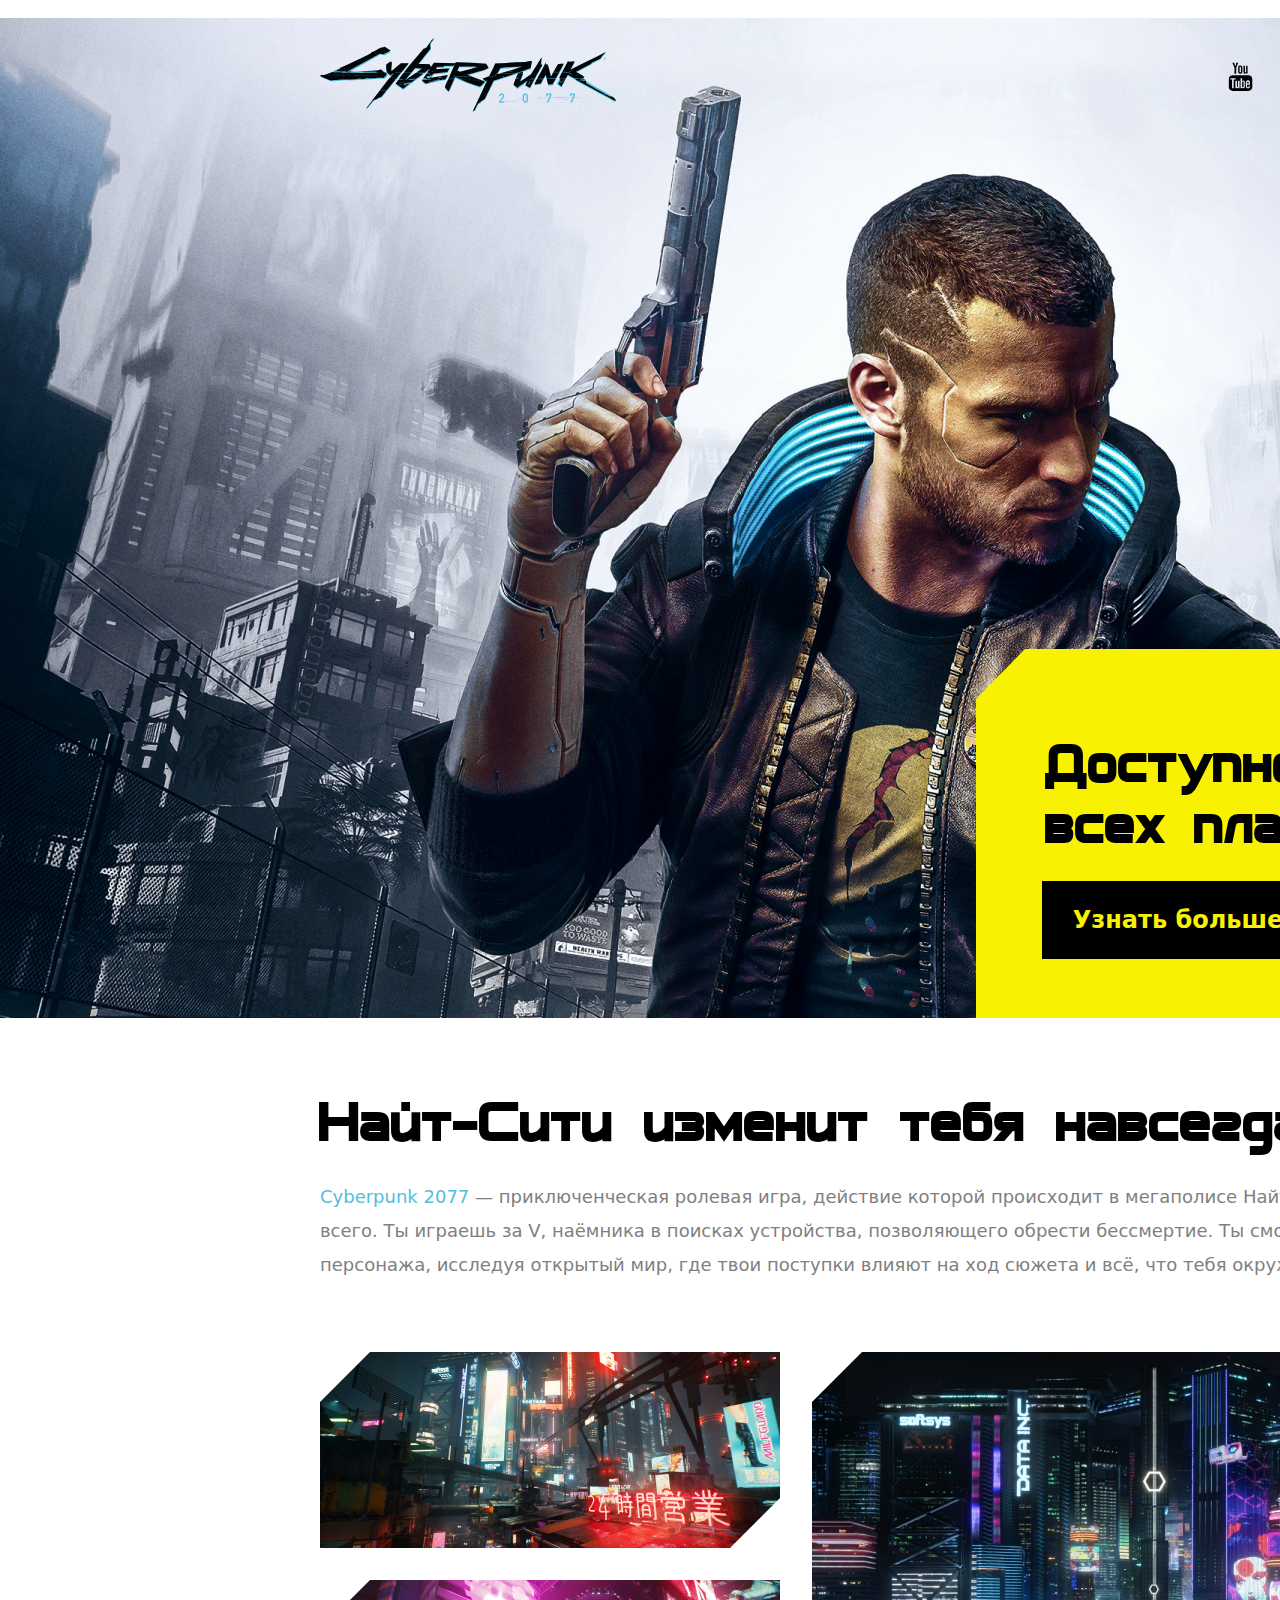
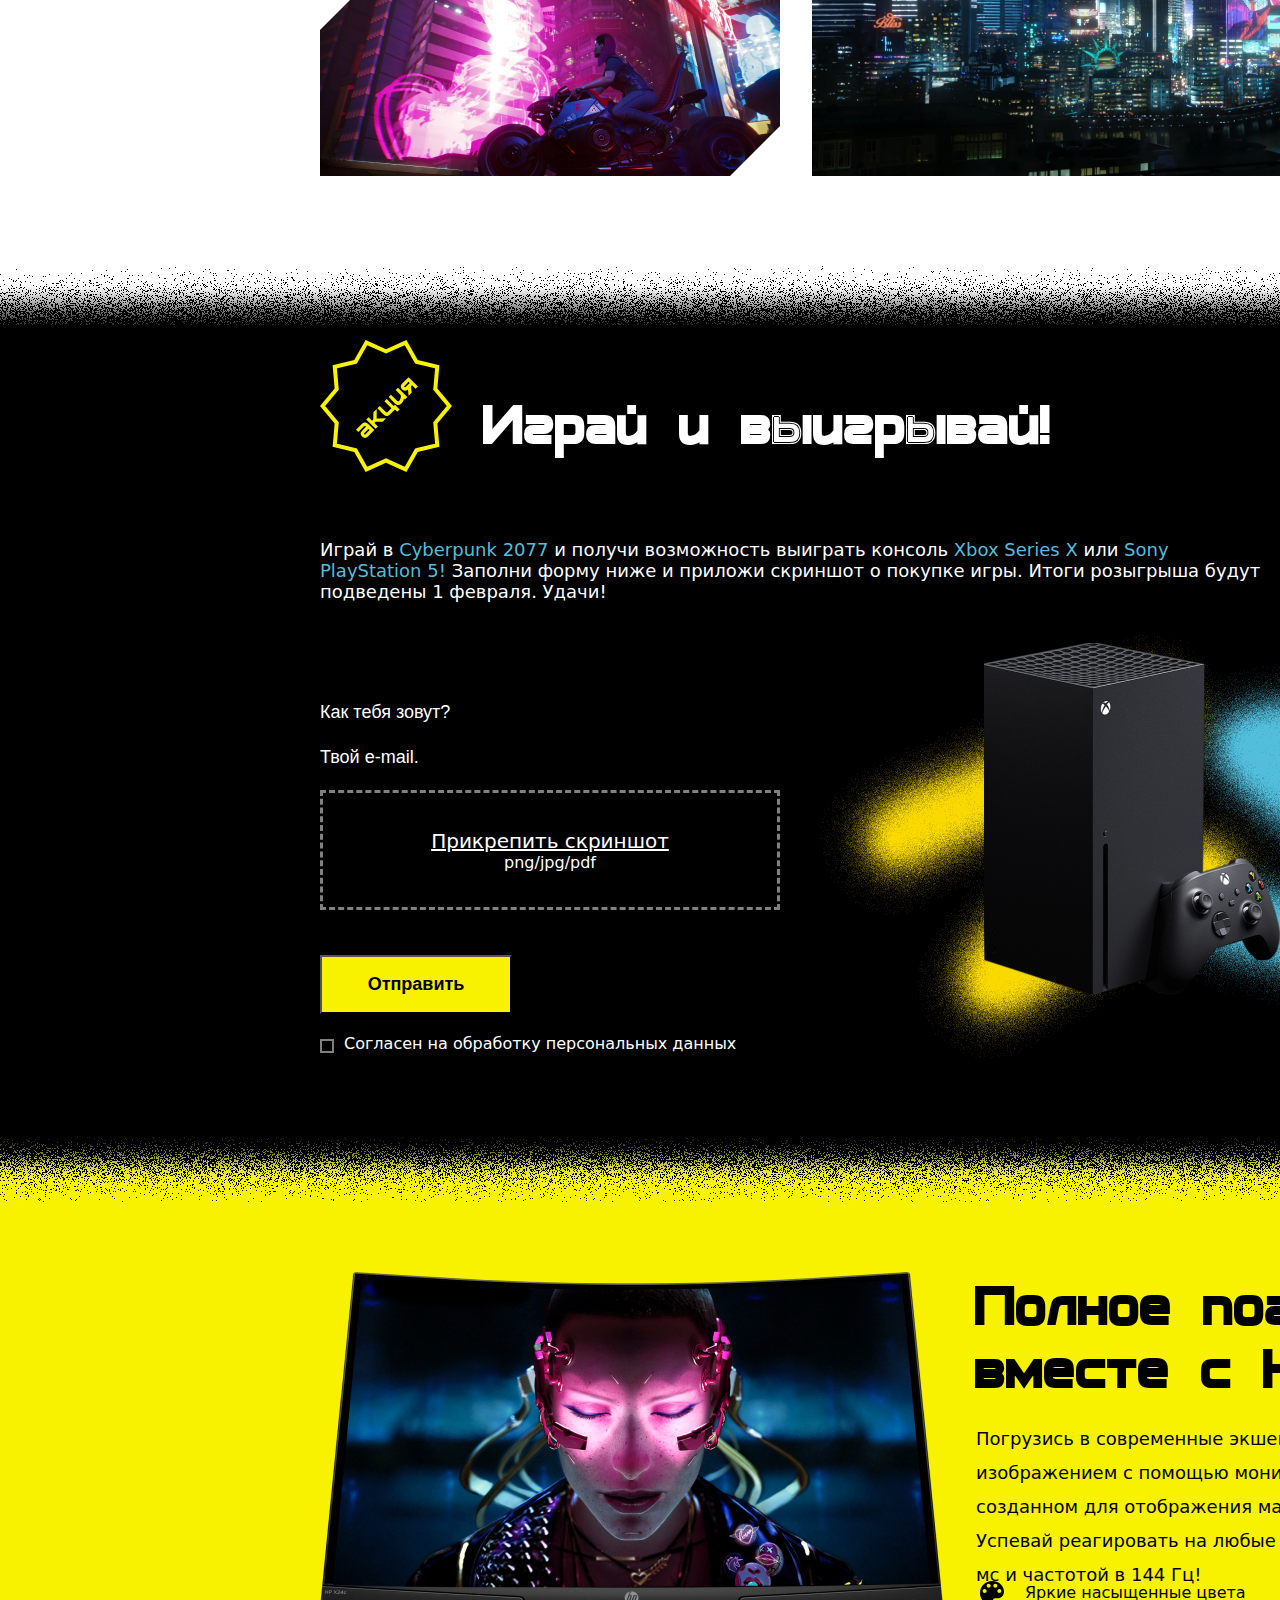
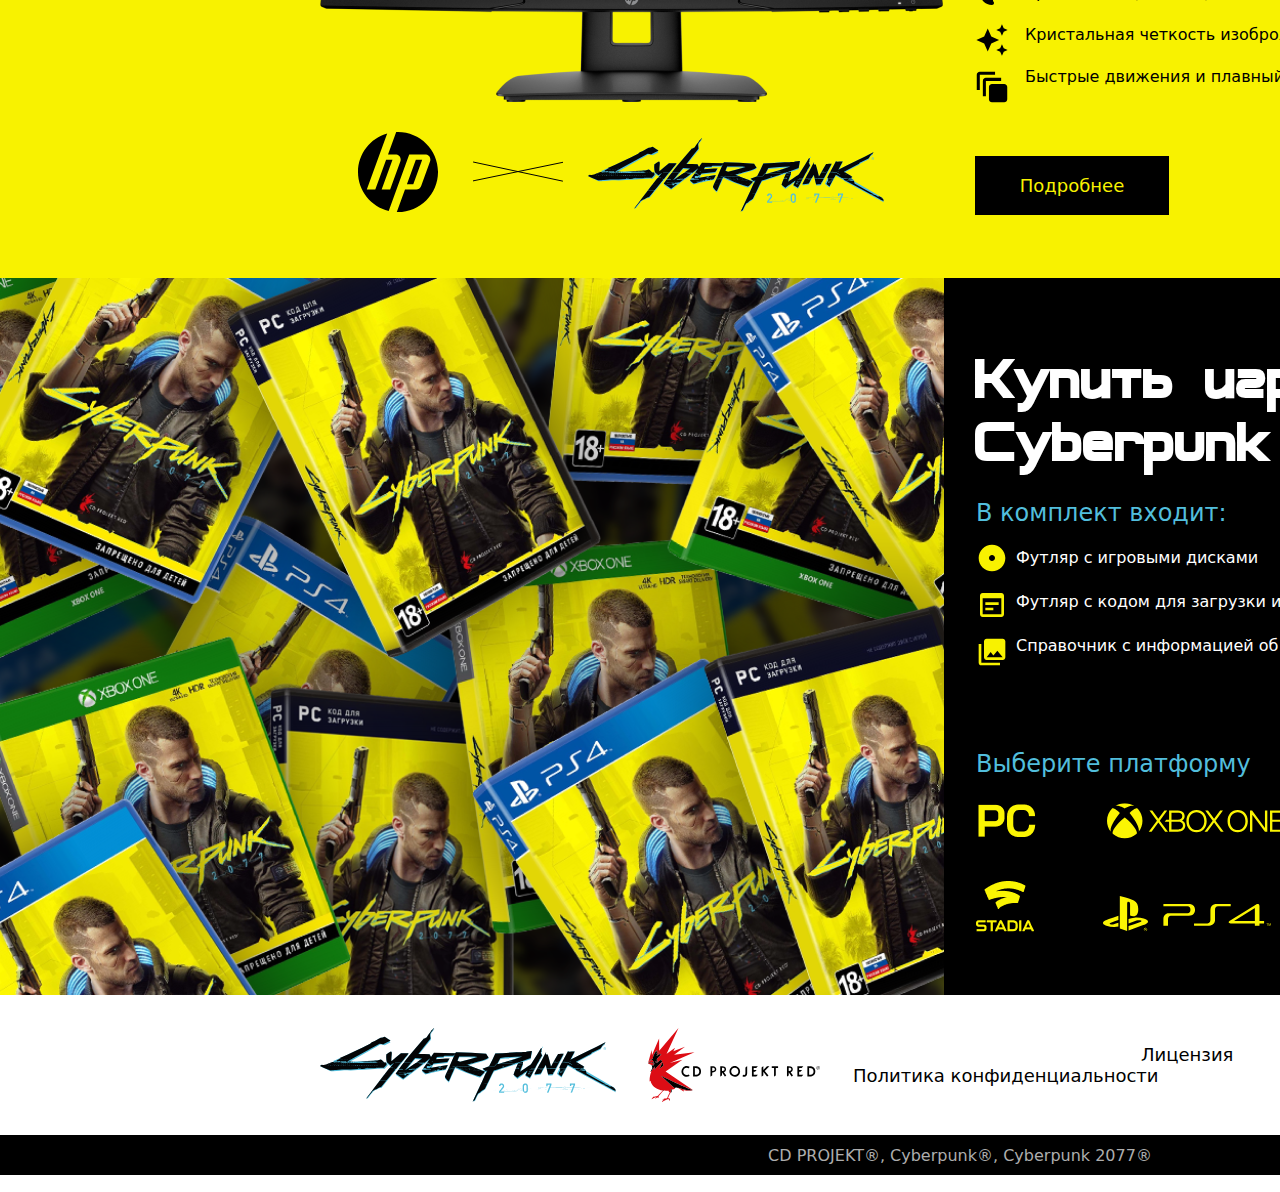
<file: 112312/index.html>
<!DOCTYPE html>
<html lang="ru">
<head>
    <meta charset="UTF-8">
    <meta name="viewport" content="width=device-width, initial-scale=1.0">
    <title></title>
    <link rel="stylesheet" href="style.css">
</head>
<body>
  
  <span class="container">

 <div class="hero-block">

    <img class="logo" src="img/Cyberpunk_2077_logo 1.svg" alt="">
      
    <img class="yt-logo" src="img/youtube logo.svg" alt="">

    <img class="vk-logo" src="img/vk logo.svg" alt="">

    <img class="fb-logo" src="img/facebook-rect logo.svg" alt="">

    <img class="tw-logo" src="img/Vector.svg" alt="">

    <img class="tc-logo" src="img/twitch logo.svg" alt="">
    
    <img class="inst-logo" src="img/instagram-square logo.svg" alt="">
   
   <div class="yellow">
    <h1>Доступно на всех платформах</h1>
     <div class="mini-div">
       <p  class="ub">Узнать больше</p>
     </div>
   </div>

 </div>

 <section class="sect-two">
   
  <h2 class="night-city">Найт-Сити изменит тебя навсегда!</h2>
  <div class="pisanina">
    <p> <span class="cp77"> Cyberpunk 2077 </span>— приключенческая ролевая игра, действие которой происходит в мегаполисе Найт-Сити, где власть, роскошь и модификации тела ценятся выше всего. Ты играешь за V, наёмника в поисках устройства, позволяющего обрести бессмертие. Ты сможешь менять киберимпланты, навыки и стиль игры своего персонажа, исследуя открытый мир, где твои поступки влияют на ход сюжета и всё, что тебя окружает.</p>
  </div>
  <div class="mini-gallery">

    <div class="photo2"></div>
    <div class="photo3"></div>
    <div class="photo1"></div>
     <!-- <img class="photo2" src="img/Rectangle 62.png" alt="">
     
     <img class="photo3" src="img/Rectangle 63.png" alt="">
  
     <img class="photo1" src="img/Rectangle 61.png" alt=""> -->
   
  </div>

 </section>

 <div class="soed"></div>

 <section class="sect-three">
  
  <div class="idk">
       <h2 class="iiw">Играй и выигрывай!</h2>
      <img class="akcia" src="img/Group 215.svg" alt=""> 
      <div class="pisanina-s-family">
       <p class="pisanina-two">Играй в <span class="cp77">Cyberpunk 2077</span>  и получи возможность выиграть консоль <span class="cp77"> Xbox Series X </span> или <span class="cp77">Sony PlayStation 5!</span> Заполни форму ниже и приложи скриншот о покупке игры. Итоги розыгрыша будут подведены 1 февраля. Удачи!</p>
      </div>
  </div>
      <form action="">
        <input class="yus" placeholder="Как тебя зовут?" type="text">
        
        <input class="yus-two" placeholder="Твой e-mail." type="text">
       
          <div class="skrin">
            <p class="skrintwo">Прикрепить скриншот</p>
            <p>png/jpg/pdf</p>
          </div>
          <button class="send">Отправить</button>
          <span class="hz">
        <input class="cbox" type="checkbox"> <p class="cb-text">Согласен на обработку персональных данных</p>
      </span>
      </form>
      <div class="ps-imgs">
        <img class="ps-bg" src="img/Group 217@2x.png" alt="">
      </div>

</section>

       <div class="soed-two">
      </div>

     <section class="sect-four">
      <img class="sect-four-img" src="img/c06611743 1.png" alt="">
      <img class="hp-logo" src="img/hp-2 logo.svg" alt="">
      <img class="x-img" src="img/Group 235.svg" alt="">
      <img class="cb-logo" src="img/Cyberpunk_2077_logo 1.svg" alt="">
      <h2 class="sect-four-h2">Полное погружение <br>вместе с HP</h2>
      <div class="pisanina-three">
       <p>Погрузись в современные экшен-игры с реалистичным изображением с помощью монитора с диагональю 23,8 дюйма, созданном для отображения максимально насыщенных цветов. Успевай реагировать на любые события с временем отклика 1 мс и частотой в 144 Гц!</p>
      </div>
      <div class="vector-imgs">
        <img src="img/color_lens.svg" alt="">
        <img src="img/Vector (3).svg" alt="">
        <img src="img/Vector (4).svg" alt="">
      </div>
      <div class="vector-img-text">
        <p class="other-text">Яркие насыщенные цвета</p>
        <p class="other-text">Кристальная четкость изоброжения</p>
        <p>Быстрые движения и плавный геймплей</p>
      </div>
      <button class="more">Подробнее</button>
    </section>
    
    <section class="sect-five">
     <img src="img/Untitled-1 1.png" alt="">
     <div class="sect-five-text">
     <h2 class="sect-five-h2">Купить игру <br> Cyberpunk 2077</h2>
     <p class="sf-blue-text">В комплект входит:</p>

     <div class="vector-imgs-two">
      <img src="img/disk.svg" alt="">
      <img src="img/wysiwyg.svg" alt="">
      <img src="img/collections.svg" alt="">
    </div>
    <div class="vector-img-text-two">
      <p class="other-text-two">Футляр с игровыми дисками</p>
      <p class="other-text-two">Футляр с кодом для загрузки игры и дисками</p>
      <p class="other-text-two">Справочник с информацией об игровом мире</p>
    </div>
   <p class="sf-blue-text-two">Выберите платформу</p>
   <div class="pc-xbox">
   <img class="frame" src="img/Frame 13.png" alt="">
   <img class="xbox" src="img/xbox-one-3 logo.svg" alt="">
   <img class="stadia" src="img/stadia logo.png" alt="">
   <img class="playstation" src="img/Playstation logo.svg" alt="">
   </div>
   </div>
    </section>
    <footer class="ftr">
      <img class="ftr-cb-logo" src="img/Cyberpunk_2077_logo 1.svg" alt="">
      <img class="CD-logo" src="img/CD_Projekt_logo 1.svg" alt="">
      <div class="ftr-ops">
       <p class="ftr-text">Лицензия</p>
       <p class="ftr-text-two">Политика конфиденциальности</p>
      </div>
    </footer>
    <footer class="ftr-two">
      <p>CD PROJEKT®, Cyberpunk®, Cyberpunk 2077®</p>
    </footer>
  </div>

</body>
</html>
</file>
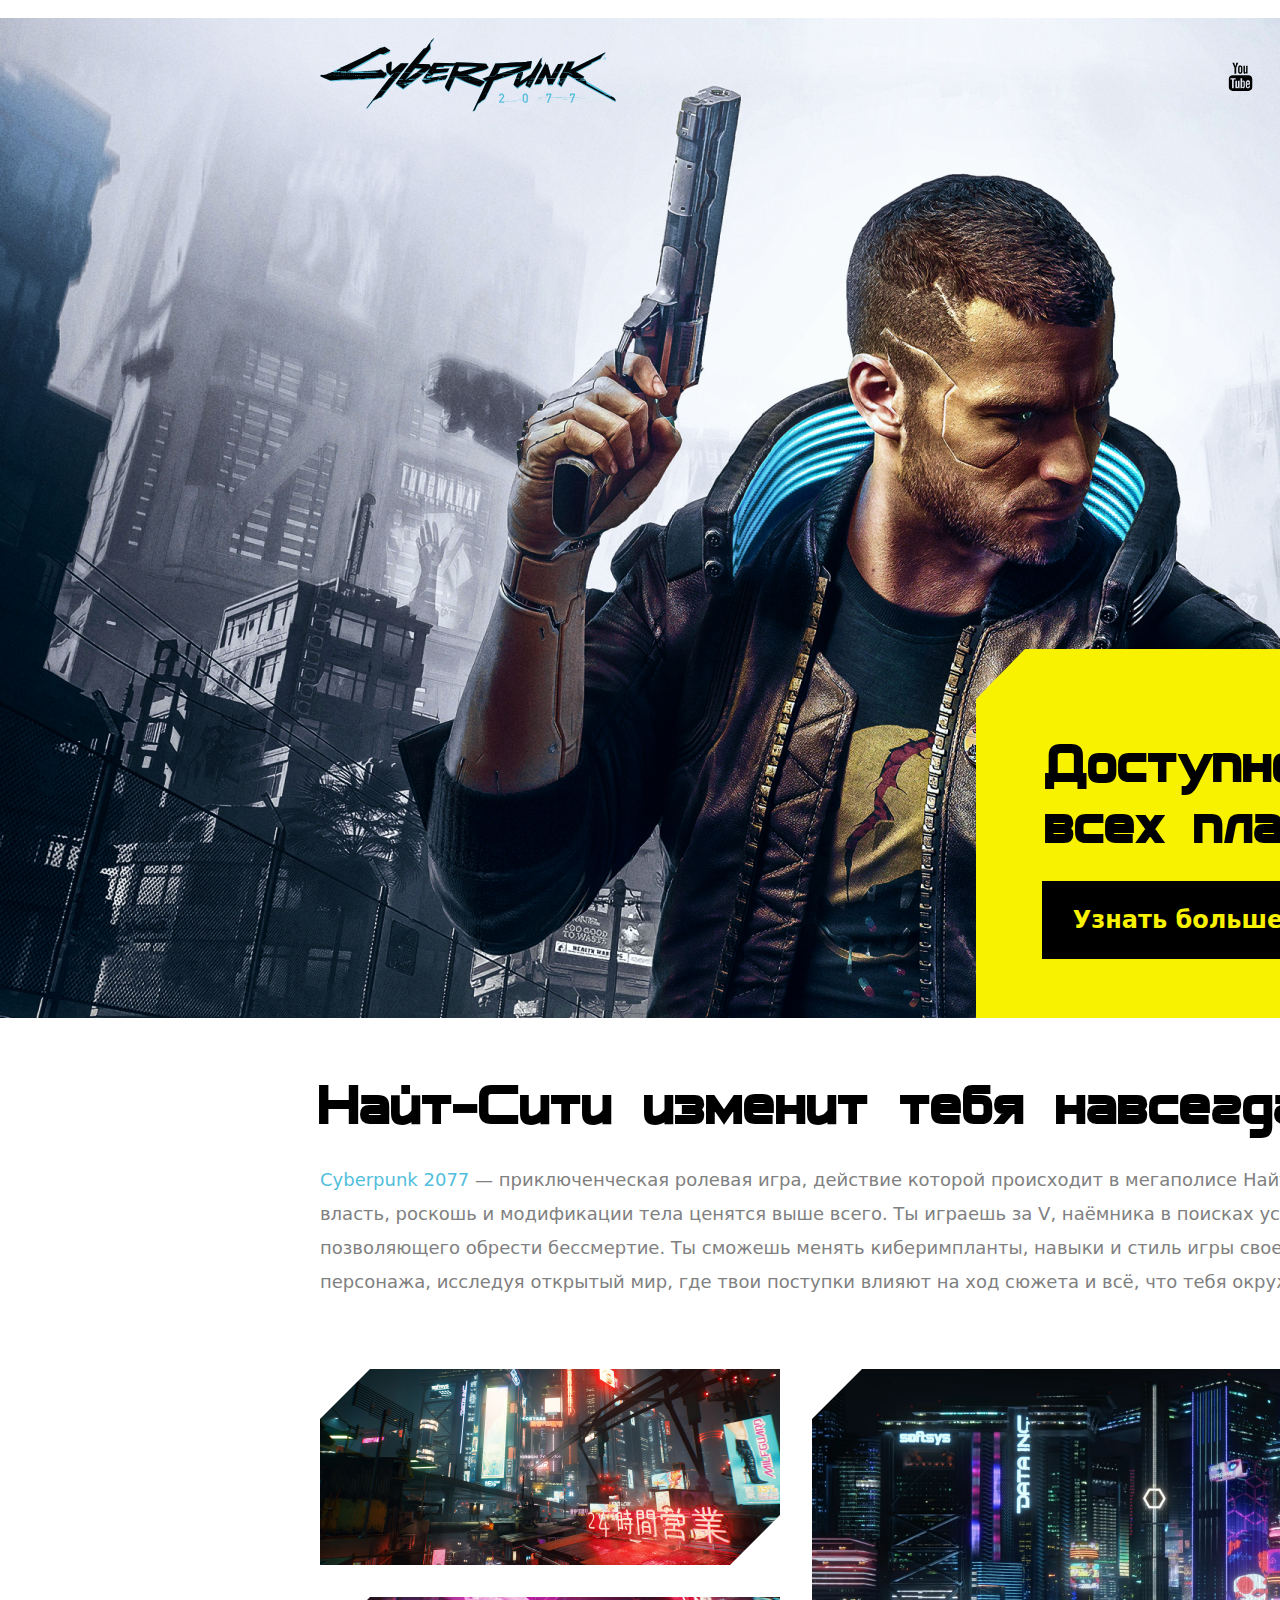
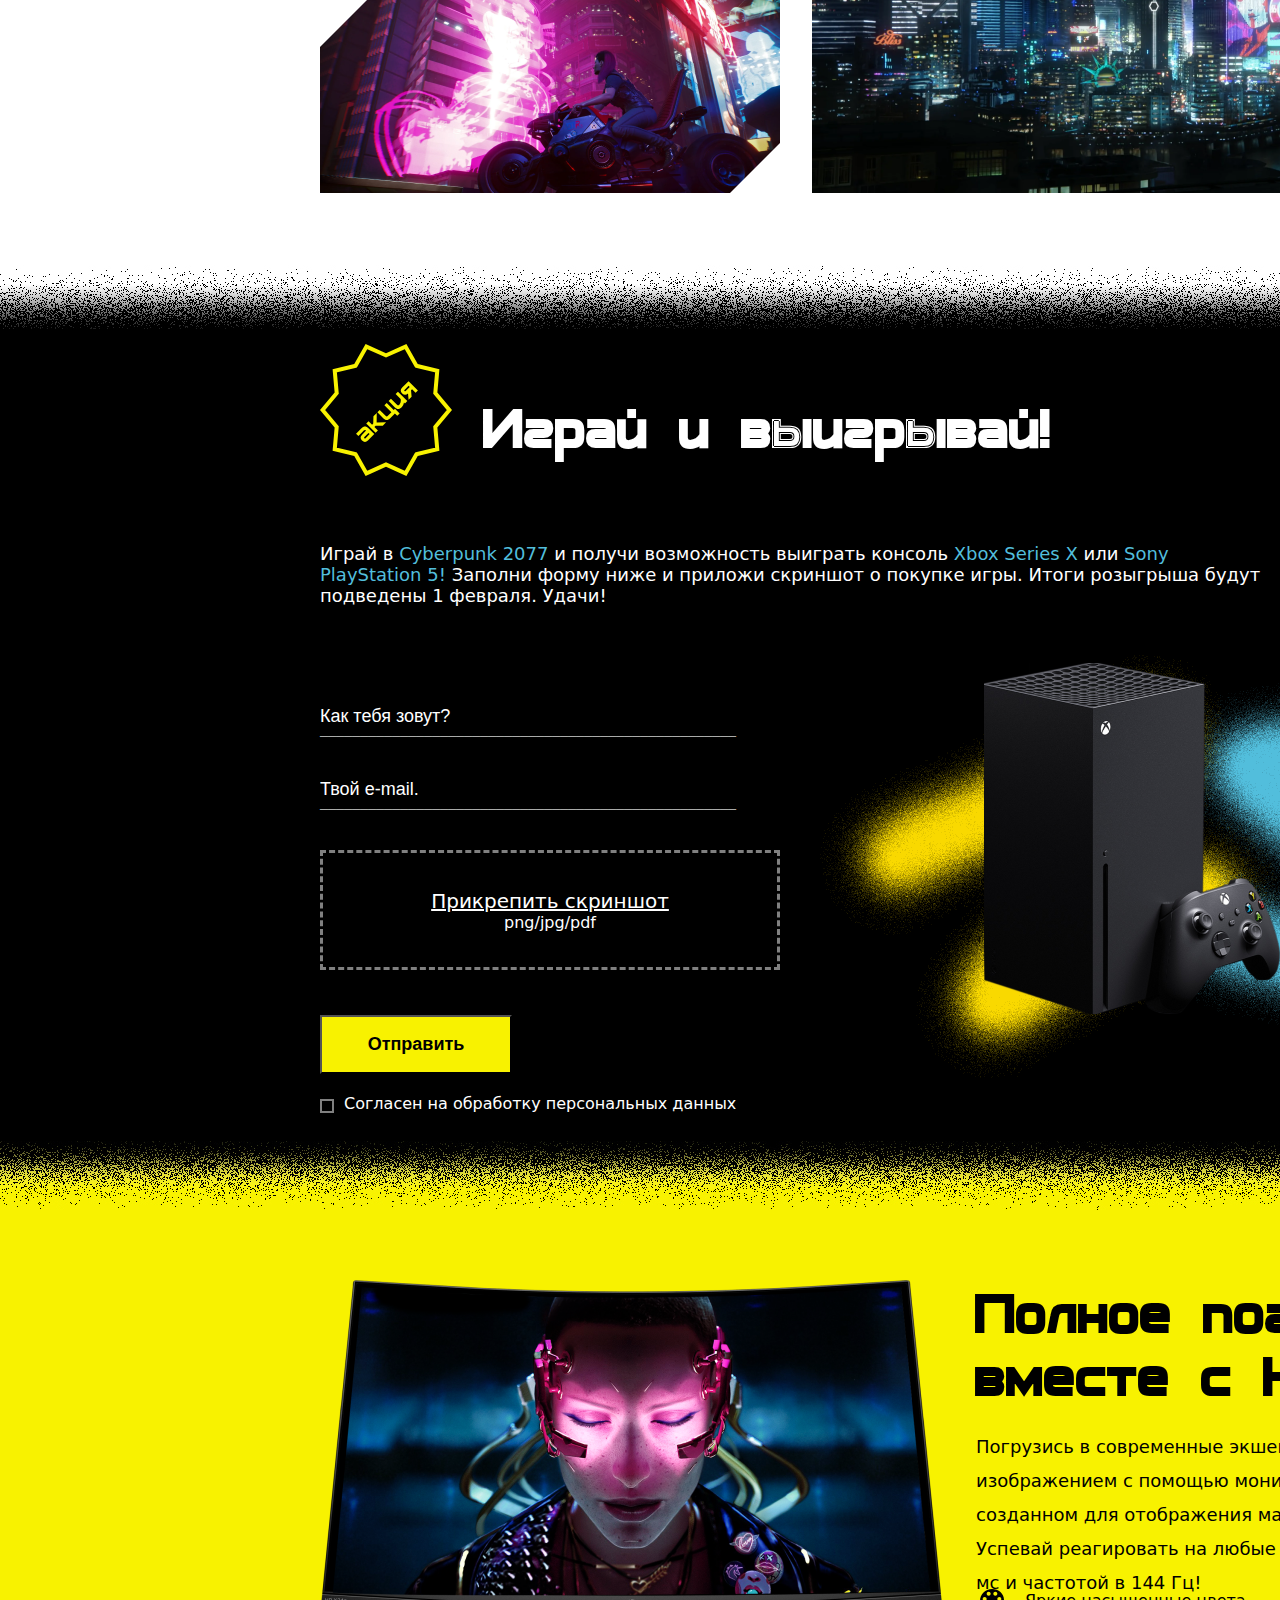
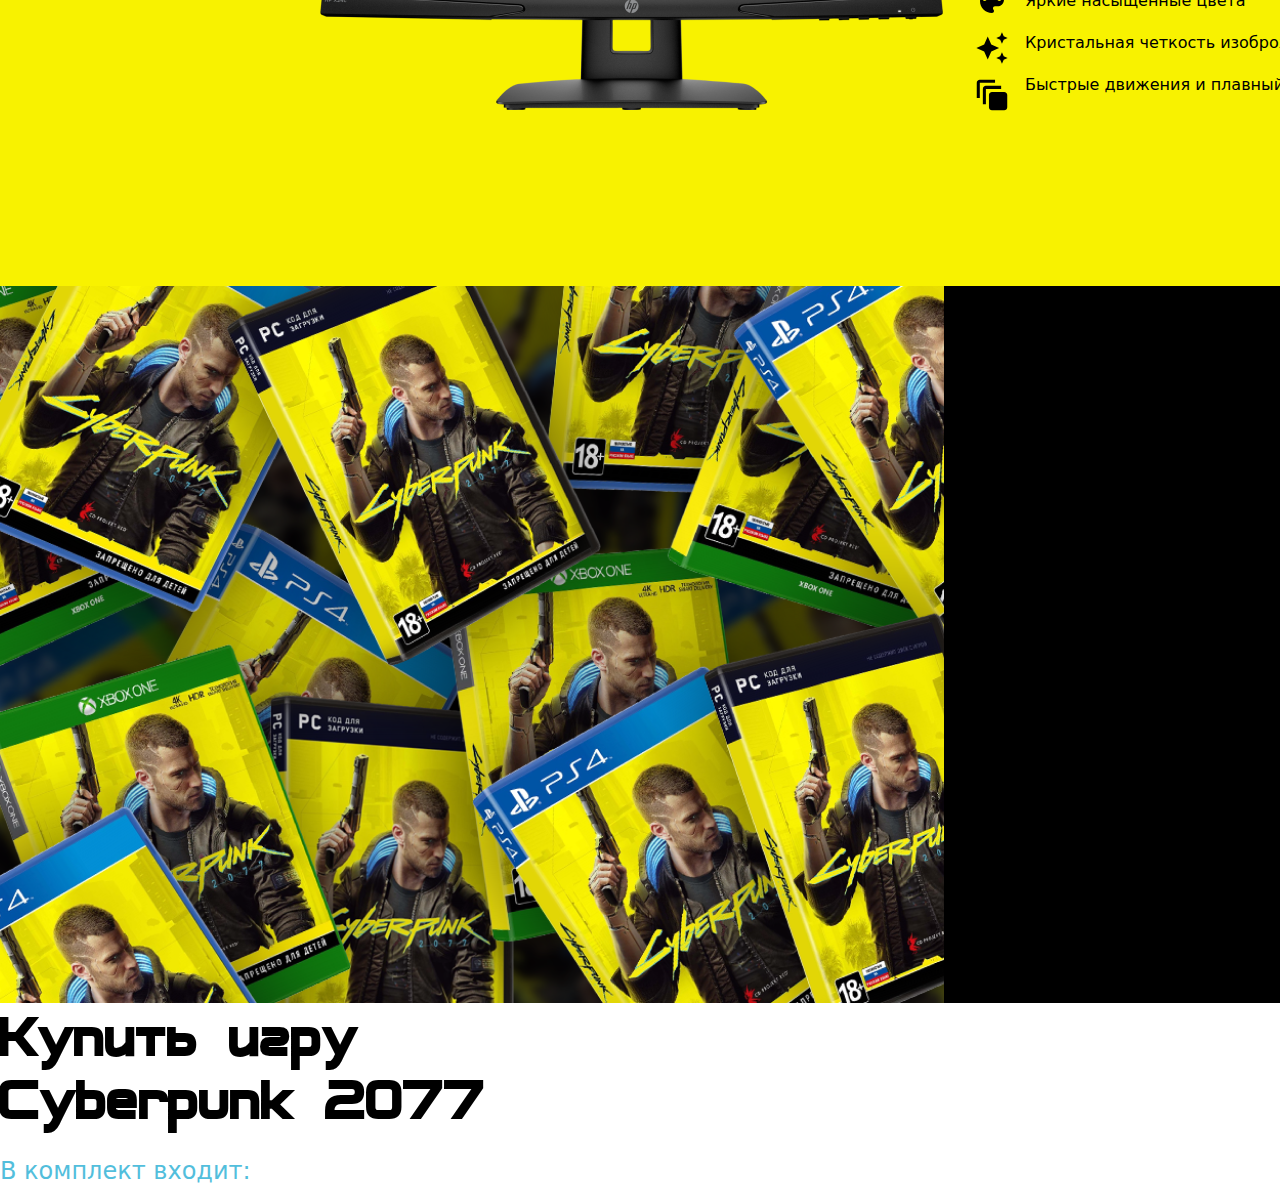
<file: 112312/112312/index.html>
<!DOCTYPE html>
<html lang="ru">
<head>
    <meta charset="UTF-8">
    <meta name="viewport" content="width=device-width, initial-scale=1.0">
    <title></title>
    <link rel="stylesheet" href="style.css">
</head>
<body>
  
  <span class="container">

 <div class="hero-block">

    <img class="logo" src="img/Cyberpunk_2077_logo 1.svg" alt="">
      
    <img class="yt-logo" src="img/youtube logo.svg" alt="">

    <img class="vk-logo" src="img/vk logo.svg" alt="">

    <img class="fb-logo" src="img/facebook-rect logo.svg" alt="">

    <img class="tw-logo" src="img/Vector.svg" alt="">

    <img class="tc-logo" src="img/twitch logo.svg" alt="">
    
    <img class="inst-logo" src="img/instagram-square logo.svg" alt="">
   
   <div class="yellow">
    <h1>Доступно на всех платформах</h1>
     <div class="mini-div">
       <p  class="ub">Узнать больше</p>
     </div>
   </div>

 </div>

 <section class="sect-two">
   
  <h2 class="night-city">Найт-Сити изменит тебя навсегда!</h2>
  <p class="pisanina"> <span class="cp77"> Cyberpunk 2077 </span>— приключенческая ролевая игра, действие которой происходит в мегаполисе Найт-Сити, где <br> власть, роскошь и модификации тела ценятся выше всего. Ты играешь за V, наёмника в поисках устройства,<br> позволяющего обрести бессмертие. Ты сможешь менять киберимпланты, навыки и стиль игры своего <br> персонажа, исследуя открытый мир, где твои поступки влияют на ход сюжета и всё, что тебя окружает.</p>

  <div class="mini-gallery">

     <img class="photo2" src="img/Rectangle 62.png" alt="">
     <img class="photo3" src="img/Rectangle 63.png" alt="">
  
     <img class="photo1" src="img/Rectangle 61.png" alt="">
   
  </div>

 </section>

 <img class="soed" src="img/22 1.png" alt="">

 <section class="sect-three">
  
       <h2 class="iiw">Играй и выигрывай!</h2>
      <img class="akcia" src="img/Group 215.svg" alt=""> 
      <div class="pisanina-s-family">
       <p class="pisanina-two">Играй в <span class="cp77">Cyberpunk 2077</span>  и получи возможность выиграть консоль <span class="cp77"> Xbox Series X </span> или <span class="cp77">Sony PlayStation 5!</span> Заполни форму ниже и приложи скриншот о покупке игры. Итоги розыгрыша будут подведены 1 февраля. Удачи!</p>
      </div>

      <form action="">
        <input placeholder="Как тебя зовут?" type="text">
        <div class="tipo-underline">____________________________________________________</div>
        <input placeholder="Твой e-mail." type="text">
        <div class="tipo-underline">____________________________________________________</div>
          <div class="skrin">
            <p class="skrintwo">Прикрепить скриншот</p>
            <p>png/jpg/pdf</p>
          </div>
          <button class="send">Отправить</button>
          <span class="hz">
        <input class="cbox" type="checkbox"> <p class="cb-text">Согласен на обработку персональных данных</p>
      </span>
      </form>
      <div class="ps-imgs">
        <img class="ps-bg" src="img/Group 217@2x.png" alt="">
      </div>

      </section>

       <div class="soed-two">
       <img src="img/22 2.png" alt="">
      </div>

     <section class="sect-four">
      <img class="sect-four-img" src="img/c06611743 1.png" alt="">
      <h2 class="sect-four-h2">Полное погружение <br>вместе с HP</h2>
      <div class="pisanina-three">
       <p>Погрузись в современные экшен-игры с реалистичным изображением с помощью монитора с диагональю 23,8 дюйма, созданном для отображения максимально насыщенных цветов. Успевай реагировать на любые события с временем отклика 1 мс и частотой в 144 Гц!</p>
      </div>
      <div class="vector-imgs">
        <img src="img/color_lens.svg" alt="">
        <img src="img/Vector (3).svg" alt="">
        <img src="img/Vector (4).svg" alt="">
      </div>
      <div class="vector-img-text">
        <p class="other-text">Яркие насыщенные цвета</p>
        <p class="other-text">Кристальная четкость изоброжения</p>
        <p>Быстрые движения и плавный геймплей</p>
      </div>
    </section>
    
    <section class="sect-five">
     <img src="img/Untitled-1 1.png" alt="">
     <h2 class="sect-five-h2">Купить игру <br> Cyberpunk 2077</h2>
     <p class="sf-blue-text">В комплект входит:</p>
    </section>
</span>

</body>
</html>
</file>
<file: 112312/style.css>
* {
  padding: 0%;
  margin: 0%;
  box-sizing: border-box;
}

.container {
  max-width: 1920px;
 padding-left: 320px;

}

.hero-block {
  width: 1920px;
  height: 1000px;
  background-image: url(img/cpbg.jpg);
}

.logo {
 margin-top: 20px;
 margin-left: 320px;
 position: absolute;
}

.yt-logo {
  margin-top: 43px;
  margin-left: 1225px;
}

.vk-logo {
  margin-left: 42px;
}

.fb-logo {
  margin-left: 42px;
}

.tw-logo {
  margin-left: 42px;
}

.tc-logo {
  margin-left: 42px;
}

.inst-logo {
  margin-left: 42px;
}

.yellow {
  width: 624px;
  height: 369px;
  background-image: url(img/Rectangle\ 59.png);
  margin-top: 554px;
  margin-left: 976px;
  display: flex;
  flex-direction: column;
  justify-content: center;
  align-items: center;
  padding: 70px;
}

h1 {
  font-family: 'Archangelsk';
  font-size: 60px;
  font-weight: 600;
}

@font-face {
  font-family: 'Archangelsk';
  src: url('Archangelsk.ttf');
}

.ub {
  font-size: 24px;
  font-family: system-ui, -apple-system, BlinkMacSystemFont, 'Segoe UI', Roboto, Oxygen, Ubuntu, Cantarell, 'Open Sans', 'Helvetica Neue', sans-serif;
  font-weight: 700;
  color: #F8F200;

}

.mini-div {
  background-color: black;
  width: 272px;
  height: 78px;
  display: flex;
  justify-content: center;
  align-items: center;
  transform: translateY(25px) translateX(-110px);

}

.sect-two {
  width: 1920px;
  height: 847px;
  display: flex;
  justify-content: center;
  flex-direction: column;
  padding-left: 320px;
}

.night-city {
  font-family: 'Archangelsk';
  font-size: 62px;

}

.pisanina {
  font-family: system-ui, -apple-system, BlinkMacSystemFont, 'Segoe UI', Roboto, Oxygen, Ubuntu, Cantarell, 'Open Sans', 'Helvetica Neue', sans-serif;
  font-size: 18px;
  margin-top: 25px;
  color: grey;
  line-height: 34px;
}

.cp77 {
  color: #52BEDC;
}

.photo2 {
  width: 460px;
  height: 196px;
  display: grid;
  grid-column: 1/3;
  grid-row: 1/2;
  background-image: url(img/Rectangle\ 62.png);
}

.photo3 {
  width: 460px;
  height: 196px;
  display: grid;
  grid-column: 1/3;
  grid-row: 2/3;
  background-image: url(img/Rectangle\ 63.png);
}

.photo1 {
  width: 788px;
  height: 424px;
  display: grid;
  grid-column: 3/6;
  grid-row: 1/3;
  background-image: url(img/Rectangle\ 61.png);
}

.mini-gallery {
  display: grid;
  grid-template-columns: 230px 230px 262px 262px 262px;
  grid-template-rows: 212px 212px;
  gap: 16px;
  margin-top: 70px;
}

.sect-three {
  width: 1920px;
  height: 814px;
  background-image: url(img/Rectangle\ 60.png);
  margin-top: 0%;
  color: white;
  transform: translateY(-10px);
}

.soed {
  width: 1920px;
  height: 70px;
 background-image: url(img/22\ 1.png);
}

.soed-two {
  width: 1920px;
  height: 70px;
  background-image: url(img/22\ 2.png);
}

.akcia {
  margin-top: 15px;
  margin-left: 320px;
  transform: translateY(-63px);
}

.iiw {
  font-family: 'archangelsk';
  color: white;
  font-size: 62px;
  transform: translateY(70px);
  margin-left: 484px;
}

.pisanina-two {
  font-family: system-ui, -apple-system, BlinkMacSystemFont, 'Segoe UI', Roboto, Oxygen, Ubuntu, Cantarell, 'Open Sans', 'Helvetica Neue', sans-serif;
  font-size: 18px;
}

.pisanina-s-family {
  padding: 0 648px 0px 320px;
}

form {
  margin: 98px 0 0 320px;
}

input {
  width: 460px;
  height: 35px;
  background-color: rgb(0, 0, 0);
  font-size: 18px;
  border: none;
}

form  {
  display: flex;
  flex-direction: column;
  gap: 10px;
}

input::placeholder {
  color: rgb(255, 255, 255);
  transform: translateY(-5px);
}

.tipo-underline {
  color: rgb(170, 170, 170);
  transform: translateY(-28px);
}

.skrin {
  width: 460px;
  height: 120px;
  border: 3px dashed grey;
  display: flex;
  align-items: center;
  justify-content: center;
  font-family: system-ui, -apple-system, BlinkMacSystemFont, 'Segoe UI', Roboto, Oxygen, Ubuntu, Cantarell, 'Open Sans', 'Helvetica Neue', sans-serif;
  flex-direction: column;
}

.skrintwo {
  font-size: 20px;
  text-decoration: underline;
}

.send {
  width: 192px;
  height: 59px;
  margin-top: 35px;
  background-color: #F8F200;
  font-weight: 600;
  font-size: 18px;
}

.cbox {
  width: 14px;
  height: 14px;
  -webkit-appearance: none;
  -moz-appearance: none;
  appearance: none;
  border: 2px solid grey;
  display: inline-block;
  position: relative;
  cursor: pointer;
  outline: none;
  margin-top: 15px;
}

.cbox:checked::before {
  content: '✔';
  font-size: 18px;
  color: #F8F200;
}

.cb-text {
  font-family: system-ui, -apple-system, BlinkMacSystemFont, 'Segoe UI', Roboto, Oxygen, Ubuntu, Cantarell, 'Open Sans', 'Helvetica Neue', sans-serif;
  transform: translateX(10px) translateY(10px);
}

.hz {
  display: flex;
  flex-direction: row;
}

.ps-bg {
  width: 788px;
  height: 456px;

}

.dop-div {
  display: flex;
  flex-direction: row;
}

.ps-imgs {
  transform: translateX(820px) translateY(-435px);
}

.soed-two {
  transform: translateY(-12px);
}

.sect-four {
  background-image: url(img/Rectangle\ 593.png);
  width: 1920px;
  height: 676px;
  transform: translateY(-17px);
}

.sect-four-img {
  margin-top: 70px;
  margin-left: 320px;
}

.sect-four-h2 {
   margin-top: 70px; 
   margin-left: 976px;
   transform: translateY(-500px);
   font-size: 62px;
   font-family: archangelsk;
}

.pisanina-three {
  width: 624px;
  height: 125px;
  font-size: 18px;
  font-family: system-ui, -apple-system, BlinkMacSystemFont, 'Segoe UI', Roboto, Oxygen, Ubuntu, Cantarell, 'Open Sans', 'Helvetica Neue', sans-serif;
  margin-left: 976px;
  transform: translateY(-480px);
  line-height: 34px;
}

.vector-imgs {
  display: flex;
  flex-direction: column;
  width: 32px;
  gap: 15px;
  margin-left: 976px;
  transform: translateY(-450px);
}

.vector-img-text {
  font-family: system-ui, -apple-system, BlinkMacSystemFont, 'Segoe UI', Roboto, Oxygen, Ubuntu, Cantarell, 'Open Sans', 'Helvetica Neue', sans-serif;
  margin-left: 1025px;
  transform: translateY(-570px);
}

.other-text {
  margin-bottom: 23px;
}

.sect-five {
  width: 1920px;
  height: 717px;
  background-color: black;
  transform: translateY(-17px);
  color: whit;
}
.sect-five-h2 {
  font-family: 'archangelsk';
  font-size: 62px;
  margin-bottom: 24px;
  color: white;
}

.sf-blue-text {
  color: #52BEDC;
  font-family: system-ui, -apple-system, BlinkMacSystemFont, 'Segoe UI', Roboto, Oxygen, Ubuntu, Cantarell, 'Open Sans', 'Helvetica Neue', sans-serif;
  font-size: 24px;
  margin-bottom: 15px;
}

.hp-logo {
  transform: translateX(-590px) translateY(110px);
}

.x-img {
  transform: translateX(-560px) translateY(80px);
}

.cb-logo {
  transform: translateX(-540px) translateY(110px);
}

.more {
  width: 194px;
  height: 59px;
  transform: translateY(-500px) translateX(975px);
  background-color: black;
  font-family: system-ui, -apple-system, BlinkMacSystemFont, 'Segoe UI', Roboto, Oxygen, Ubuntu, Cantarell, 'Open Sans', 'Helvetica Neue', sans-serif;
  color: #F8F200;
  font-size: 18px;
  border: none;
}

.vector-img-text-two  {
  color: rgb(255, 255, 255);
  transform: translateX(40px) translateY(-120px);
  font-family: system-ui, -apple-system, BlinkMacSystemFont, 'Segoe UI', Roboto, Oxygen, Ubuntu, Cantarell, 'Open Sans', 'Helvetica Neue', sans-serif;
}

.other-text-two {
  margin-bottom: 25px;
}

.vector-imgs-two {
  display: flex;
  flex-direction: column;
  width: 32px;
  gap: 15px;
}

.sf-blue-text-two {
  color: #52BEDC;
  font-family: system-ui, -apple-system, BlinkMacSystemFont, 'Segoe UI', Roboto, Oxygen, Ubuntu, Cantarell, 'Open Sans', 'Helvetica Neue', sans-serif;
  font-size: 24px;
  transform: translateY(-50px);
}

.frame {
  margin-top: 25px;
  margin-right: 65px;
}

.pc-xbox {
  width: 320px;
  transform: translateY(-50px);
}

.stadia {
  margin-top: 38px;
  margin-right: 65px;
}

.sect-five-text {
  margin-left: 976px;
  transform: translateY(-650px);
}

.ftr {
  display: flex;
  flex-direction: row;
  align-items: center;
  width: 1920px;
  height: 140px;
  background-color: rgb(255, 255, 255);
  transform: translateY(-17px);
}

.ftr-cb-logo {
  margin-left: 320px;
}

.CD-logo {
  margin-left: 32px;
}

.ftr-text {
  font-size: 18px;
  font-family: system-ui, -apple-system, BlinkMacSystemFont, 'Segoe UI', Roboto, Oxygen, Ubuntu, Cantarell, 'Open Sans', 'Helvetica Neue', sans-serif;
  margin-left: 320px; 
}

.ftr-text-two {
  font-size: 18px;
  font-family: system-ui, -apple-system, BlinkMacSystemFont, 'Segoe UI', Roboto, Oxygen, Ubuntu, Cantarell, 'Open Sans', 'Helvetica Neue', sans-serif;
  margin-left: 32px;
}

.ftr-two {
  width: 1920px;
  height: 40px;
  display: flex;
  justify-content: center;
  align-items: center;
  background-color: black;
  color: rgb(173, 173, 173);
  font-family: system-ui, -apple-system, BlinkMacSystemFont, 'Segoe UI', Roboto, Oxygen, Ubuntu, Cantarell, 'Open Sans', 'Helvetica Neue', sans-serif;
  transform: translateY(-17px);
}

@media screen and (max-width: 320px) {

  * {
    max-width: 320px;
    padding: 0%;
    margin: 0%;
    box-sizing: border-box;
  }
  
  
  .container {
    max-width: 320px;
    padding: 0 12px;
   
   
  }
  
  .hero-block {
    width: 320px;
    height: 763px;
    background-image: url(adaptive/11.png);

  }
  
  .logo {
   width: 200px;
   height: 50px;
   margin-top: 20px;
   margin-left: 60px;
  }
  
  .yt-logo {
    width: 25px;
    height: 25px;
    margin-top: 80px;
    margin-left: 12px;
  }
  
  .vk-logo {
    width: 25px;
    height: 25px;
    margin-left: 24px;
  }
  
  .fb-logo {
    width: 25px;
    height: 25px;
    margin-left: 24px;
  }
  
  .tw-logo {
    width: 25px;
    height: 25px;
    margin-left: 24px;
  }
  
  .tc-logo {
    width: 25px;
    height: 25px;
    margin-left: 24px;
  }
  
  .inst-logo {
    width: 25px;
    height: 25px;
    margin-left: 24px;
  }
  
  .yellow {
    width: 320px;
    height: 207px;
    background-image: url(adaptive/Rectangle\ 59.svg);
    display: flex;
    flex-direction: column;
    justify-content: center;
    align-items: center;
    padding: 30px;
    margin-top: 556px;
    transform: translateX(-976px);
  }
  
  h1 {
    font-family: 'Archangelsk';
    font-size: 30px;
    font-weight: 600;
  }
  
  @font-face {
    font-family: 'Archangelsk';
    src: url('Archangelsk.ttf');
  }

  .ub {
    font-size: 20px;
    font-family: system-ui, -apple-system, BlinkMacSystemFont, 'Segoe UI', Roboto, Oxygen, Ubuntu, Cantarell, 'Open Sans', 'Helvetica Neue', sans-serif;
    font-weight: 700;
    color: #F8F200;
  
  }
  
  .mini-div {
    background-color: black;
    width: 244px;
    height: 60px;
    display: flex;
    justify-content: center;
    align-items: center;
    transform: translateX(2px);
    margin-top: 10px;
  }
  
  .sect-two {
    width: 320px;
    padding-left: 12px;
    height: 1630px;
  }
  
  .night-city {
    font-family: 'Archangelsk';
    font-size: 30px;
    width: 320px;
    margin-top: 170px;
  }

  .pisanina-s-family {
    margin: 0;
    padding: 0;
  }
  
  .pisanina {
    font-family: system-ui, -apple-system, BlinkMacSystemFont, 'Segoe UI', Roboto, Oxygen, Ubuntu, Cantarell, 'Open Sans', 'Helvetica Neue', sans-serif;
    font-size: 16px;
    margin-top: 5px;
    color: grey;
    line-height: 32px;
    width: 296px;

  }
  
  .cp77 {
    color: #52BEDC;
  }
  
  .photo2 {
    width: 320px;
    height: 196px;
    background-image: url(adaptive/Rectangle\ 62.png);
    transform: translateX(-12px);
  }
  
  .photo3 {
    width: 320px;
    height: 196px;
    background-image: url(adaptive/Rectangle\ 63.png);
    transform: translateX(-12px);
  }
  
  .photo1 {
    width: 320px;
    height: 424px;
    background-image: url(adaptive/Rectangle\ 61.png);
    transform: translateX(-12px);
  }
  
  .mini-gallery {
    gap: 32px;
    display: flex;flex-direction: column;
    margin-top: 70px;
  }

  .soed {
    width: 320px;
    height: 70px;
    background-image: url(adaptive/22\ 1\ \(1\).png);
  }

  .soed-two {
    width: 320px;
    background-image: url(adaptive/22\ 2.png);
  }
  
  .sect-three {
    width: 320px;
    height: 900px;
    color: white;
    padding-top: 150px;
  }
  
  .akcia {
    width: 62px;
    height: 62px;
    margin-left: 12px;
    transform: translateY(-175px);
  }
  
  .iiw {
    font-family: 'archangelsk';
    color: white;
    font-size: 30px;
    margin-left: 12px;
    
  }
  
  .pisanina-two {
    font-family: system-ui, -apple-system, BlinkMacSystemFont, 'Segoe UI', Roboto, Oxygen, Ubuntu, Cantarell, 'Open Sans', 'Helvetica Neue', sans-serif;
    font-size: 18px;
    margin-right: 12px;
  }
  
  .pisanina-s-family {
   width: 320px;
   margin-left: 12px;
  }
    
  input {
    width: 296px;
    height: 35px;
    background-color: rgb(0, 0, 0);
    font-size: 18px;
    border: none;
  }
  
  form  {
    display: flex;
    flex-direction: column;
    gap: 10px;
    margin: 0 12px;
    transform: translateY(330px);
  }
  
  input::placeholder {
    color: rgb(255, 255, 255);
    transform: translateY(-5px);
  }
  

  
  .skrin {
    width: 296px;
    height: 120px;
    color: gray;
    border: 3px dashed grey;
    display: flex;
    align-items: center;
    justify-content: center;
    font-family: system-ui, -apple-system, BlinkMacSystemFont, 'Segoe UI', Roboto, Oxygen, Ubuntu, Cantarell, 'Open Sans', 'Helvetica Neue', sans-serif;
  }
  
  .skrintwo {
    font-size: 20px;
    text-decoration: underline;
  }
  
  .send {
    width: 192px;
    height: 59px;
    margin-top: 35px;
    background-color: #F8F200;
    font-weight: 600;
    font-size: 18px;
  }
  
  .cbox {
    width: 14px;
    height: 14px;
    -webkit-appearance: none;
    -moz-appearance: none;
    appearance: none;
    border: 2px solid grey;
    display: inline-block;
    position: relative;
    cursor: pointer;
    outline: none;
    margin-top: 15px;
  }
  
  .cbox:checked::before {
    content: '✔';
    top: -8px;
    left: -2px;
    font-size: 18px;
    color: #F8F200;
  }
  
  .cb-text {
    font-family: system-ui, -apple-system, BlinkMacSystemFont, 'Segoe UI', Roboto, Oxygen, Ubuntu, Cantarell, 'Open Sans', 'Helvetica Neue', sans-serif;
    transform: translateX(10px) translateY(10px);
  }
  
  .hz {
    display: flex;flex-direction: row;
  }

 .idk {
  width: px;
  height: 0;
  padding-left: 0;
  color: rgb(255, 255, 255);
 }
  
  .ps-bg {
    width: 296px;
    height: 160px;
    margin-left: 12px;
  }
  
  .dop-div {
    display: flex;
    flex-direction: row;
  }

  .yus::placeholder{
  border-bottom: 1px solid white;
  }

  .yus-two::placeholder{
    border-bottom: 1px solid white;
  }
  
  .ps-imgs {
    margin-left: 12px;
    transform: translateX(-20px) translateY(-450px);
    margin-bottom: 30px;
  }
  
  .soed-two {
    transform: translateY(-12px);
  }
  
  .sect-four {
    background-image: url(img/Rectangle\ 593.png);
    width: 320px;
    height: 1020px;
    transform: translateY(-17px);
  }
  
  .sect-four-img {
    margin-top: 70px;
    margin-left: 12px;
    width: 296px;
  }
  
  .sect-four-h2 {
     margin-top: 530px; 
     margin-left: 12px;
     transform: translateY(-500px);
     font-size: 30px;
     font-family: archangelsk;
  }

  .yus::placeholder {
    color: gray;
    border-color: gray;
  }

  .yus-two::placeholder {
    color: gray;
    border-color: gray;
  }
  
  .pisanina-three {
    width: 320px;
    height: 245px;
    font-size: 18px;
    font-family: system-ui, -apple-system, BlinkMacSystemFont, 'Segoe UI', Roboto, Oxygen, Ubuntu, Cantarell, 'Open Sans', 'Helvetica Neue', sans-serif;
    margin-left: 12px;
    transform: translateY(-490px);
    line-height: 32px;
  }
  
  .vector-imgs {
    display: flex;
    flex-direction: column;
    width: 24px;
    gap: 15px;
    margin-left: 12px;
    transform: translateY(-420px);
  }
  
  .vector-img-text {
    font-family: system-ui, -apple-system, BlinkMacSystemFont, 'Segoe UI', Roboto, Oxygen, Ubuntu, Cantarell, 'Open Sans', 'Helvetica Neue', sans-serif;
    margin-left: 50px;
    transform: translateY(-540px);
    font-size: 16px;
    line-height: 12px;
    margin-top: 25px;
  }

  .more {
    width: 184px;
    height: 60px;
    transform: translateY(-500px) translateX(12px);
    background-color: black;
    font-family: system-ui, -apple-system, BlinkMacSystemFont, 'Segoe UI', Roboto, Oxygen, Ubuntu, Cantarell, 'Open Sans', 'Helvetica Neue', sans-serif;
    color: #F8F200;
    font-size: 18px;
    border: none;
  }
  
  .other-text {
   
  }
  
  .sect-five {
    width: 320px;
    height: 785px;
    background-color: black;
    transform: translateY(-17px);
    color: white;
  }
  .sect-five-h2 {
    font-family: 'archangelsk';
    font-size: 30px;
    margin-bottom: 15px;
    color: white;
    transform: translateY(-15px);
  }
  
  .sf-blue-text {
    color: #52BEDC;
    font-family: system-ui, -apple-system, BlinkMacSystemFont, 'Segoe UI', Roboto, Oxygen, Ubuntu, Cantarell, 'Open Sans', 'Helvetica Neue', sans-serif;
    font-size: 20px;
    margin-bottom: 15px;
  }
  
  .hp-logo {
    margin-top: 25px;
    margin-left: 12px;
    width: 40px;
    transform: translateX(1px) ;
  }
  
  .x-img {
    width: 50px;
    transform: translateX(10px) translateY(-15px);
  }
  
  .cb-logo {
    width: 175px;
    transform: translateX(15px) translateY(1px);
  }
  
  .vector-img-text-two  {
    width: 256px;
    margin-bottom: 25px;
    color: rgb(255, 255, 255);
    transform: translateX(40px) translateY(-120px);
    font-family: system-ui, -apple-system, BlinkMacSystemFont, 'Segoe UI', Roboto, Oxygen, Ubuntu, Cantarell, 'Open Sans', 'Helvetica Neue', sans-serif;
  }
  
  .other-text-two {
    margin-bottom: 13px;
  }
  
  .vector-imgs-two {
    display: flex;
    flex-direction: column;
    width: 32px;
    gap: 15px;
    margin: 0;
  }
  
  .sf-blue-text-two {
    color: #52BEDC;
    font-family: system-ui, -apple-system, BlinkMacSystemFont, 'Segoe UI', Roboto, Oxygen, Ubuntu, Cantarell, 'Open Sans', 'Helvetica Neue', sans-serif;
    font-size: 20px;
    transform: translateY(-120px);
  }

  .pc-xbox {
    width: 296px;
    height: 180px;
    display: flex;
    transform: translateY(-120px);
  }
  
  .frame {
    margin-top: 25px;
    width: 62px;
    height: 35px;
  }

  .xbox {
    width: 178px;
    height: 35px;
    margin-top: 25px;
  }
  
  .stadia {
    width: 58px;
    height: 50px;
    margin-top: 80px;
    transform: translateX(-298px) translateY(10px);
  }

  .playstation {
    width: 168px;
    height: 35px;
    transform: translateX(-298px) translateY(95px);
  }
  
  .sect-five-text {
    margin-left: 12px;
    transform: translateY(50px);
  }
  
  .ftr {
    display: flex;
    flex-direction: column;
    align-items: center;
    width: 320px;
    height: 313px;
    background-color: rgb(255, 255, 255);
    transform: translateY(-17px);
    padding-top: 40px;
  }
  
  .ftr-cb-logo {
    width: 200px;
    height: 50px;
    margin-left: 0;
  }
  
  .CD-logo {
    margin-left: 0;
    padding-bottom: 40px;
  }

  .ftr-text {
    margin-left: 0;
  }

  .ftr-text-two {
    margin-left: 0;
  }
  
  .ftr-ops {
   width: 320px;
   height: 110px;
   background-color: rgb(224, 223, 223);
   display: flex;
   flex-direction: column;
   justify-content: center;
   align-items: center;
   gap: 15px;
   font-size: 16px;
   font-family: system-ui, -apple-system, BlinkMacSystemFont, 'Segoe UI', Roboto, Oxygen, Ubuntu, Cantarell, 'Open Sans', 'Helvetica Neue', sans-serif;
  }
  
  .ftr-two {
    width: 320px;
    height: 40px;
    display: flex;
    justify-content: center;
    align-items: center;
    background-color: black;
    color: rgb(173, 173, 173);
    font-family: system-ui, -apple-system, BlinkMacSystemFont, 'Segoe UI', Roboto, Oxygen, Ubuntu, Cantarell, 'Open Sans', 'Helvetica Neue', sans-serif;
    transform: translateY(-17px);
    font-size: 12px;
  }
  
}
</file>
<file: 112312/112312/style.css>
* {
  padding: 0%;
  margin: 0%;
  box-sizing: border-box;
}

body {
  width: 1920px;
  height: 1000px;
}

.container {
  width: 1920px;
  padding: 0 320px;

}

.hero-block {
  width: 1920px;
  height: 1000px;
  background-image: url(img/cpbg.jpg);
}

.logo {
 margin-top: 20px;
 margin-left: 320px;
 position: absolute;
}

.yt-logo {
  margin-top: 43px;
  margin-left: 1225px;
}

.vk-logo {
  margin-left: 42px;
}

.fb-logo {
  margin-left: 42px;
}

.tw-logo {
  margin-left: 42px;
}

.tc-logo {
  margin-left: 42px;
}

.inst-logo {
  margin-left: 42px;
}

.yellow {
  width: 624px;
  height: 369px;
  background-image: url(img/Rectangle\ 59.png);
  margin-top: 554px;
  margin-left: 976px;
  display: flex;
  flex-direction: column;
  justify-content: center;
  align-items: center;
  padding: 70px;
}

h1 {
  font-family: 'Archangelsk';
  font-size: 60px;
  font-weight: 600;
}

@font-face {
  font-family: 'Archangelsk';
  src: url('Archangelsk.ttf');
}

.ub {
  font-size: 24px;
  font-family: system-ui, -apple-system, BlinkMacSystemFont, 'Segoe UI', Roboto, Oxygen, Ubuntu, Cantarell, 'Open Sans', 'Helvetica Neue', sans-serif;
  font-weight: 700;
  color: #F8F200;

}

.mini-div {
  background-color: black;
  width: 272px;
  height: 78px;
  display: flex;
  justify-content: center;
  align-items: center;
  transform: translateY(25px) translateX(-110px);

}

.sect-two {
  width: 1920px;
  height: 847px;
  display: flex;
  justify-content: center;
  flex-direction: column;
  padding-left: 320px;
}

.night-city {
  font-family: 'Archangelsk';
  font-size: 62px;

}

.pisanina {
  font-family: system-ui, -apple-system, BlinkMacSystemFont, 'Segoe UI', Roboto, Oxygen, Ubuntu, Cantarell, 'Open Sans', 'Helvetica Neue', sans-serif;
  font-size: 18px;
  margin-top: 25px;
  color: grey;
  line-height: 34px;
}

.cp77 {
  color: #52BEDC;
}

.photo2 {
  width: 460px;
  height: 196px;
  display: grid;
  grid-column: 1/3;
  grid-row: 1/2;
}

.photo3 {
  width: 460px;
  height: 196px;
  display: grid;
  grid-column: 1/3;
  grid-row: 2/3;
}

.photo1 {
  width: 788px;
  height: 424px;
  display: grid;
  grid-column: 3/6;
  grid-row: 1/3;
}

.mini-gallery {
  display: grid;
  grid-template-columns: 230px 230px 262px 262px 262px;
  grid-template-rows: 212px 212px;
  gap: 16px;
  margin-top: 70px;
}

.sect-three {
  width: 1920px;
  height: 814px;
  background-image: url(img/Rectangle\ 60.png);
  margin-top: 0%;
  color: white;
  transform: translateY(-10px);
}

.soed {
 margin-bottom: 0%;
}

.akcia {
  margin-top: 15px;
  margin-left: 320px;
  transform: translateY(-63px);
}

.iiw {
  font-family: 'archangelsk';
  color: white;
  font-size: 62px;
  transform: translateY(70px);
  margin-left: 484px;
}

.pisanina-two {
  font-family: system-ui, -apple-system, BlinkMacSystemFont, 'Segoe UI', Roboto, Oxygen, Ubuntu, Cantarell, 'Open Sans', 'Helvetica Neue', sans-serif;
  font-size: 18px;
}

.pisanina-s-family {
  padding: 0 648px 0px 320px;
}

form {
  margin: 98px 0 0 320px;
}

input {
  width: 460px;
  height: 35px;
  background-color: rgb(0, 0, 0);
  font-size: 18px;
  border: none;
}

form  {
  display: flex;
  flex-direction: column;
  gap: 10px;
}

input::placeholder {
  color: rgb(255, 255, 255);
  transform: translateY(-5px);
}

.tipo-underline {
  color: rgb(170, 170, 170);
  transform: translateY(-28px);
}

.skrin {
  width: 460px;
  height: 120px;
  border: 3px dashed grey;
  display: flex;
  align-items: center;
  justify-content: center;
  font-family: system-ui, -apple-system, BlinkMacSystemFont, 'Segoe UI', Roboto, Oxygen, Ubuntu, Cantarell, 'Open Sans', 'Helvetica Neue', sans-serif;
  flex-direction: column;
}

.skrintwo {
  font-size: 20px;
  text-decoration: underline;
}

.send {
  width: 192px;
  height: 59px;
  margin-top: 35px;
  background-color: #F8F200;
  font-weight: 600;
  font-size: 18px;
}

.cbox {
  width: 14px;
  height: 14px;
  -webkit-appearance: none;
  -moz-appearance: none;
  appearance: none;
  border: 2px solid grey;
  display: inline-block;
  position: relative;
  cursor: pointer;
  outline: none;
  margin-top: 15px;
}

.cbox:checked::before {
  content: '✔';
  position: absolute;
  top: -8px;
  left: -2px;
  font-size: 18px;
  color: #F8F200;
}

.cb-text {
  font-family: system-ui, -apple-system, BlinkMacSystemFont, 'Segoe UI', Roboto, Oxygen, Ubuntu, Cantarell, 'Open Sans', 'Helvetica Neue', sans-serif;
  transform: translateX(10px) translateY(10px);
}

.hz {
  display: flex;flex-direction: row;
}

.ps-bg {
  width: 788px;
  height: 456px;

}

.dop-div {
  display: flex;
  flex-direction: row;
}

.ps-imgs {
  transform: translateX(820px) translateY(-475px);
  position: absolute;
}

.soed-two {
  transform: translateY(-12px);
}

.sect-four {
  background-image: url(img/Rectangle\ 593.png);
  width: 1920px;
  height: 676px;
  transform: translateY(-17px);
}

.sect-four-img {
  margin-top: 70px;
  margin-left: 320px;
}

.sect-four-h2 {
   margin-top: 70px; 
   margin-left: 976px;
   transform: translateY(-500px);
   font-size: 62px;
   font-family: archangelsk;
}

.pisanina-three {
  width: 624px;
  height: 125px;
  font-size: 18px;
  font-family: system-ui, -apple-system, BlinkMacSystemFont, 'Segoe UI', Roboto, Oxygen, Ubuntu, Cantarell, 'Open Sans', 'Helvetica Neue', sans-serif;
  margin-left: 976px;
  transform: translateY(-480px);
  line-height: 34px;
}

.vector-imgs {
  display: flex;
  flex-direction: column;
  width: 32px;
  gap: 15px;
  margin-left: 976px;
  transform: translateY(-450px);
}

.vector-img-text {
  font-family: system-ui, -apple-system, BlinkMacSystemFont, 'Segoe UI', Roboto, Oxygen, Ubuntu, Cantarell, 'Open Sans', 'Helvetica Neue', sans-serif;
  margin-left: 1025px;
  transform: translateY(-570px);
}

.other-text {
  margin-bottom: 23px;
}

.sect-five {
  width: 1920px;
  height: 717px;
  background-color: black;
  transform: translateY(-17px);
  color: whit;
}
.sect-five-h2 {
  font-family: 'archangelsk';
  font-size: 62px;
  margin-bottom: 24px;
}

.sf-blue-text {
  color: #52BEDC;
  font-family: system-ui, -apple-system, BlinkMacSystemFont, 'Segoe UI', Roboto, Oxygen, Ubuntu, Cantarell, 'Open Sans', 'Helvetica Neue', sans-serif;
  font-size: 24px;
  margin-bottom: 15px;
}
</file>
